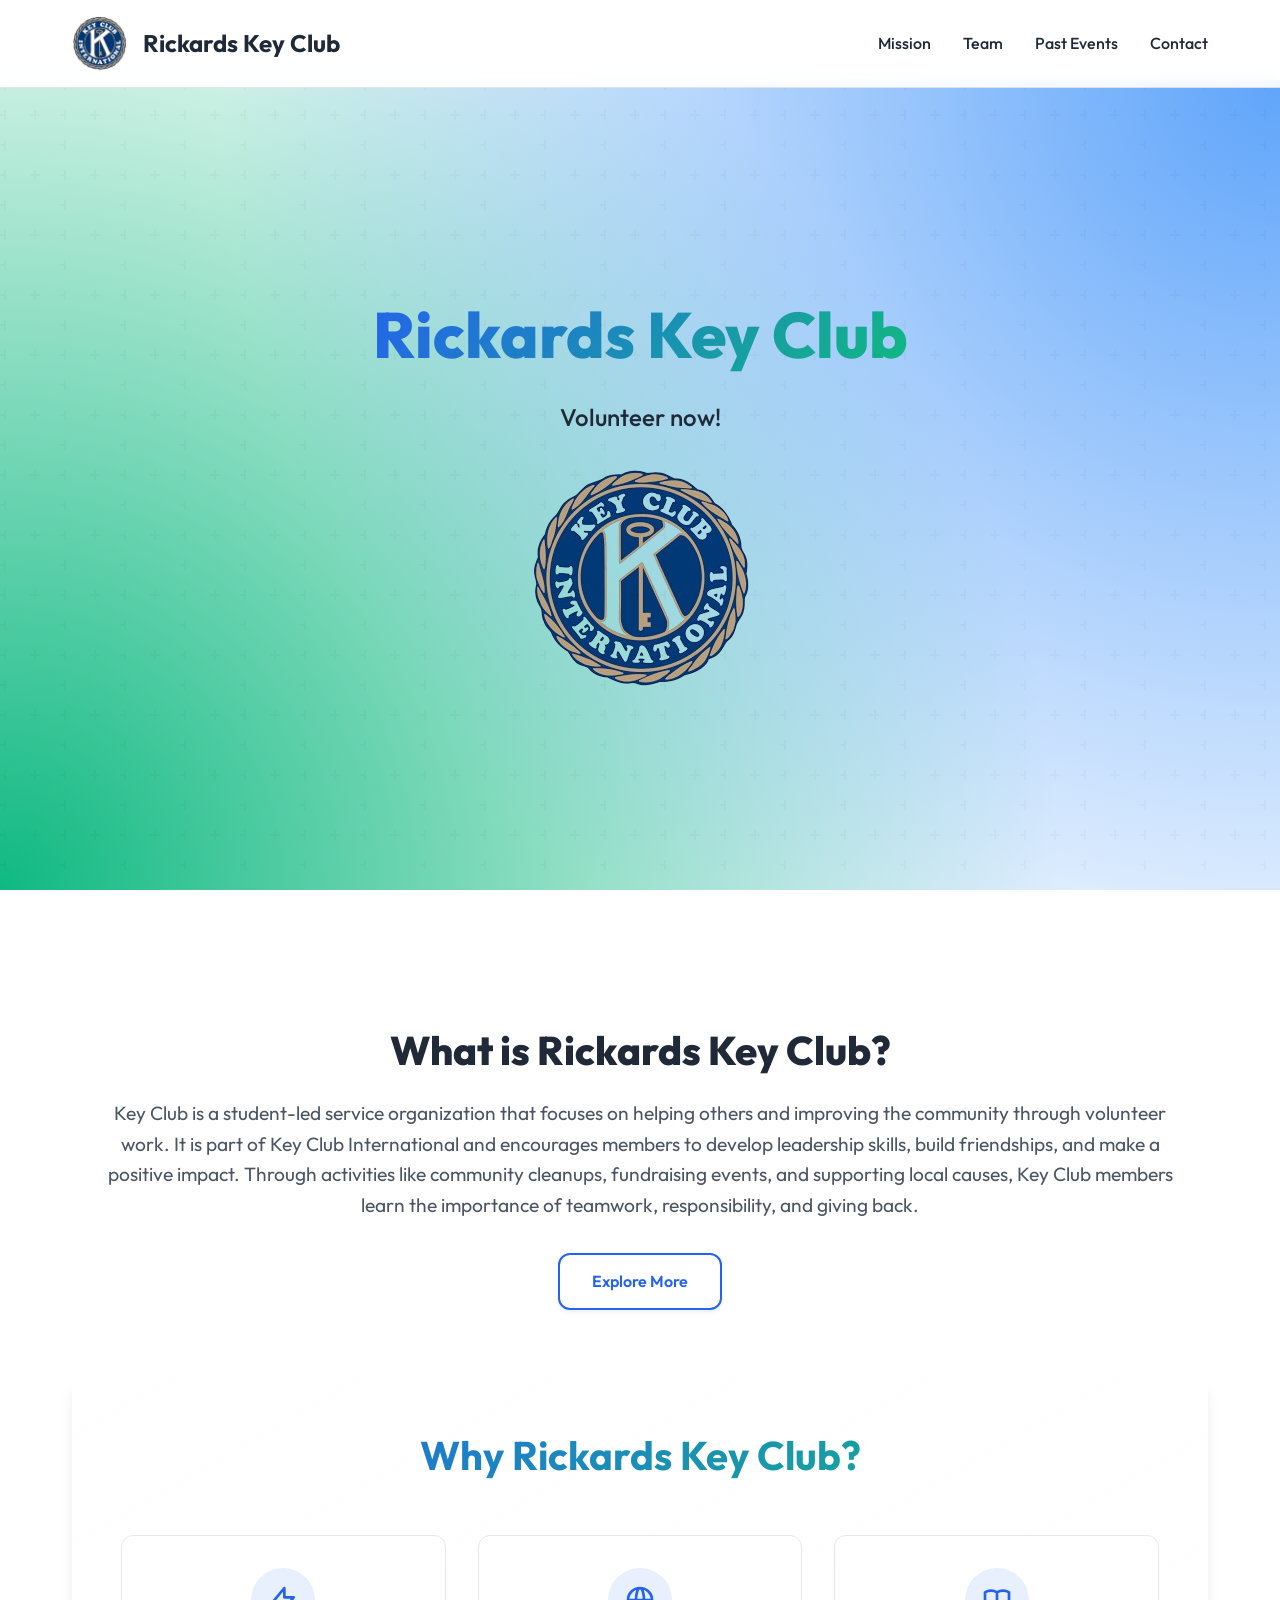
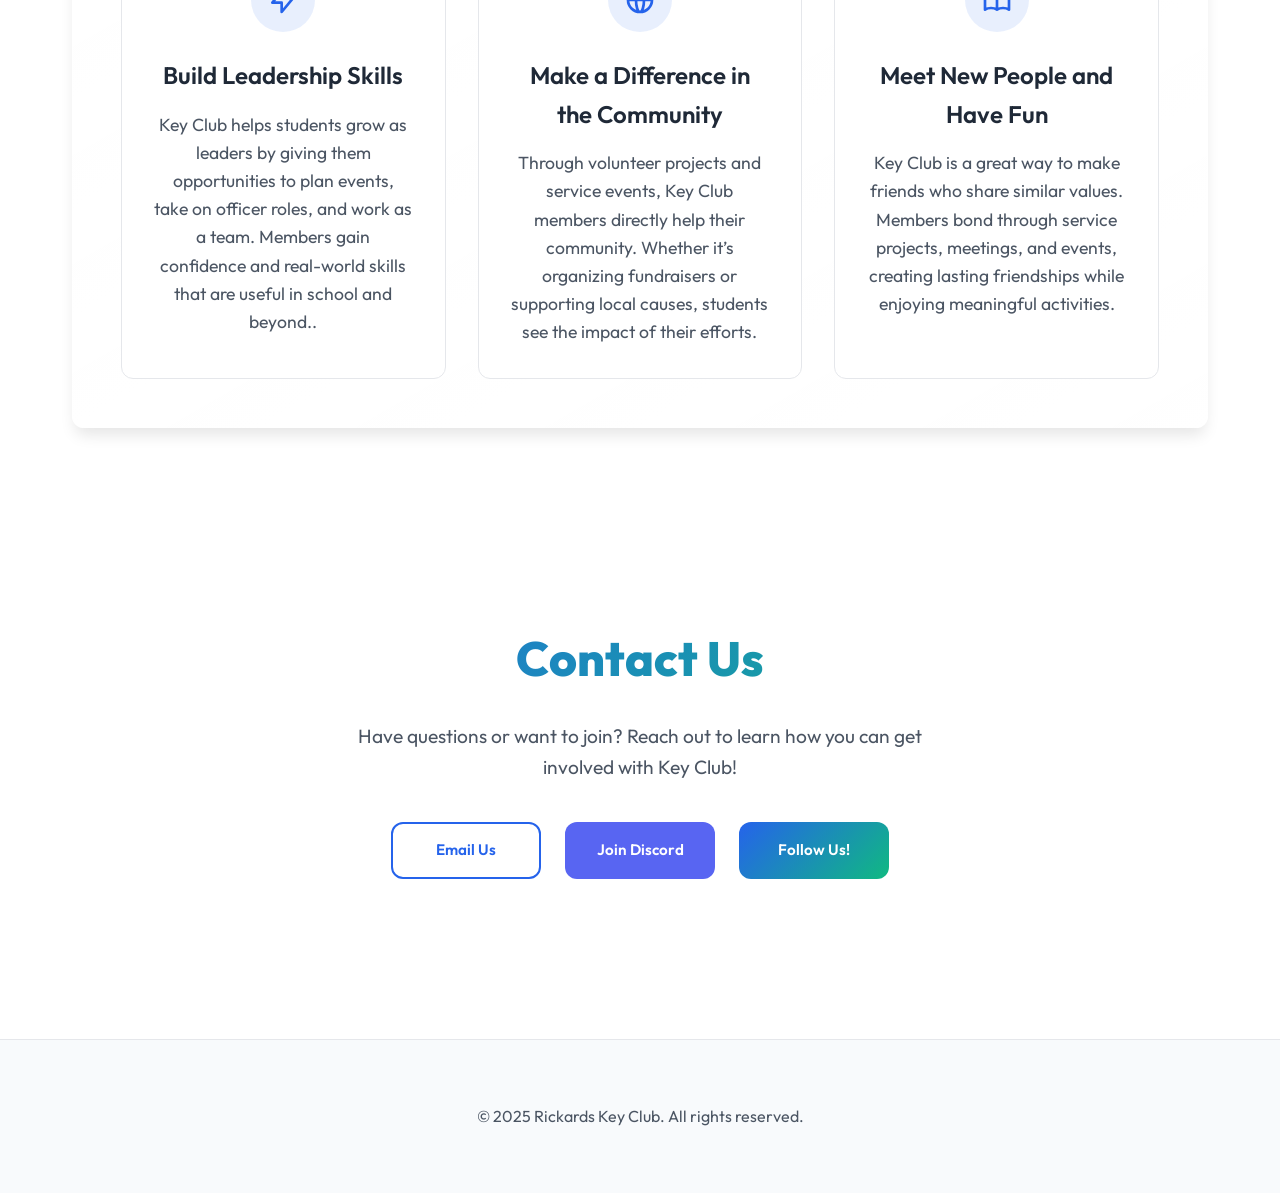
<file: index.html>
<!DOCTYPE html>
<html lang="en">
<head>
    <meta charset="UTF-8">
    <meta name="viewport" content="width=device-width, initial-scale=1.0">
    <title>Rickards Key Club</title>
    <link rel="preconnect" href="https://fonts.googleapis.com">
    <link rel="preconnect" href="https://fonts.gstatic.com" crossorigin>
    <link href="https://fonts.googleapis.com/css2?family=Outfit:wght@300;400;500;600;700;800&display=swap" rel="stylesheet">
    <link rel="stylesheet" href="styles.css">
    <link href="https://unpkg.com/aos@2.3.1/dist/aos.css" rel="stylesheet">
    <link rel="icon" href="icon.png">
    <script src="https://unpkg.com/aos@2.3.1/dist/aos.js"></script>
</head>
<body>
    <nav class="navbar">
        <div class="nav-content">
            <img src = icon.png alt = "small-logo" class = "small-logo">
            <a href="index.html" class="nav-logo">Rickards Key Club</a>
            <div class="nav-links">
                <a href="mission.html">Mission</a>
                <a href="teams.html">Team</a>
                <a href="pastEvents.html">Past Events</a>
                <a href="contact.html">Contact</a>
            </div>
        </div>
    </nav>

    <main>
        <section class="hero">
            <h1>Rickards Key Club</h1>
            <h2>Volunteer now!</h2>
            <img src = icon.png alt = "logo" class = "logo">
        </section>

        <div class="content">
            <section class="explore-section">
                <h2>What is Rickards Key Club?</h2>
                <p>Key Club is a student-led service organization that focuses on helping others and improving the community through volunteer work. It is part of Key Club International and encourages members to develop leadership skills, build friendships, and make a positive impact. Through activities like community cleanups, fundraising events, and supporting local causes, Key Club members learn the importance of teamwork, responsibility, and giving back.</p>
                <a href="mission.html" class="explore-button">Explore More</a>
            </section>

            <section id="why" class="section why-section">
                <h2 class="section-title">Why Rickards Key Club?</h2>
                
                <div class="values-grid">
                    <div class="value-card">
                        <div class="value-icon">
                            <svg xmlns="http://www.w3.org/2000/svg" fill="none" viewBox="0 0 24 24" stroke="currentColor">
                                <path stroke-linecap="round" stroke-linejoin="round" stroke-width="2" d="M13 10V3L4 14h7v7l9-11h-7z" />
                            </svg>
                        </div>
                        <h3>Build Leadership Skills</h3>
                        <p>Key Club helps students grow as leaders by giving them opportunities to plan events, take on officer roles, and work as a team. Members gain confidence and real-world skills that are useful in school and beyond..</p>
                    </div>

                    <div class="value-card">
                        <div class="value-icon">
                            <svg xmlns="http://www.w3.org/2000/svg" fill="none" viewBox="0 0 24 24" stroke="currentColor">
                                <path stroke-linecap="round" stroke-linejoin="round" stroke-width="2" d="M21 12a9 9 0 01-9 9m9-9a9 9 0 00-9-9m9 9H3m9 9a9 9 0 01-9-9m9 9c1.657 0 3-4.03 3-9s-1.343-9-3-9m0 18c-1.657 0-3-4.03-3-9s1.343-9 3-9m-9 9a9 9 0 019-9" />
                            </svg>
                        </div>
                        <h3>Make a Difference in the Community</h3>
                        <p>Through volunteer projects and service events, Key Club members directly help their community. Whether it’s organizing fundraisers or supporting local causes, students see the impact of their efforts.</p>
                    </div>

                    <div class="value-card">
                        <div class="value-icon">
                            <svg xmlns="http://www.w3.org/2000/svg" fill="none" viewBox="0 0 24 24" stroke="currentColor">
                                <path stroke-linecap="round" stroke-linejoin="round" stroke-width="2" d="M12 6.253v13m0-13C10.832 5.477 9.246 5 7.5 5S4.168 5.477 3 6.253v13C4.168 18.477 5.754 18 7.5 18s3.332.477 4.5 1.253m0-13C13.168 5.477 14.754 5 16.5 5c1.747 0 3.332.477 4.5 1.253v13C19.832 18.477 18.247 18 16.5 18c-1.746 0-3.332.477-4.5 1.253" />
                            </svg>
                        </div>
                        <h3>Meet New People and Have Fun</h3>
                        <p>Key Club is a great way to make friends who share similar values. Members bond through service projects, meetings, and events, creating lasting friendships while enjoying meaningful activities.</p>
                    </div>
                </div>
            </section>

            <section id="contact" class="contact-section">
                <h2>Contact Us</h2>
                <p>Have questions or want to join? Reach out to learn how you can get involved with Key Club!</p>
                <div class="contact-buttons">
                    <a href="https://mail.google.com/mail/u/0/?fs=1&to=rickardskeyclub@gmail.com&tf=cm" class="contact-button email">Email Us</a>
                    <a href="https://discord.gg/Vkbtm4wJPm" class="contact-button discord">Join Discord</a>
                    <a href="https://www.instagram.com/rickardskeyclub" class="contact-button team">Follow Us!</a>
                </div>
            </section>
        </div>
    </main>

    <footer>
        <div class="footer-content">
            <p>&copy; 2025 Rickards Key Club. All rights reserved.</p>
        </div>
    </footer>

    <script>
        window.addEventListener('scroll', () => {
            const navbar = document.querySelector('.navbar');
            if (window.scrollY > 50) {
                navbar.classList.add('scrolled');
            } else {
                navbar.classList.remove('scrolled');
            }
        });
    </script>
    <script>
        AOS.init({
            duration: 800,
            once: true,
            offset: 100
        });
    </script>
</body>
</html>
</file>
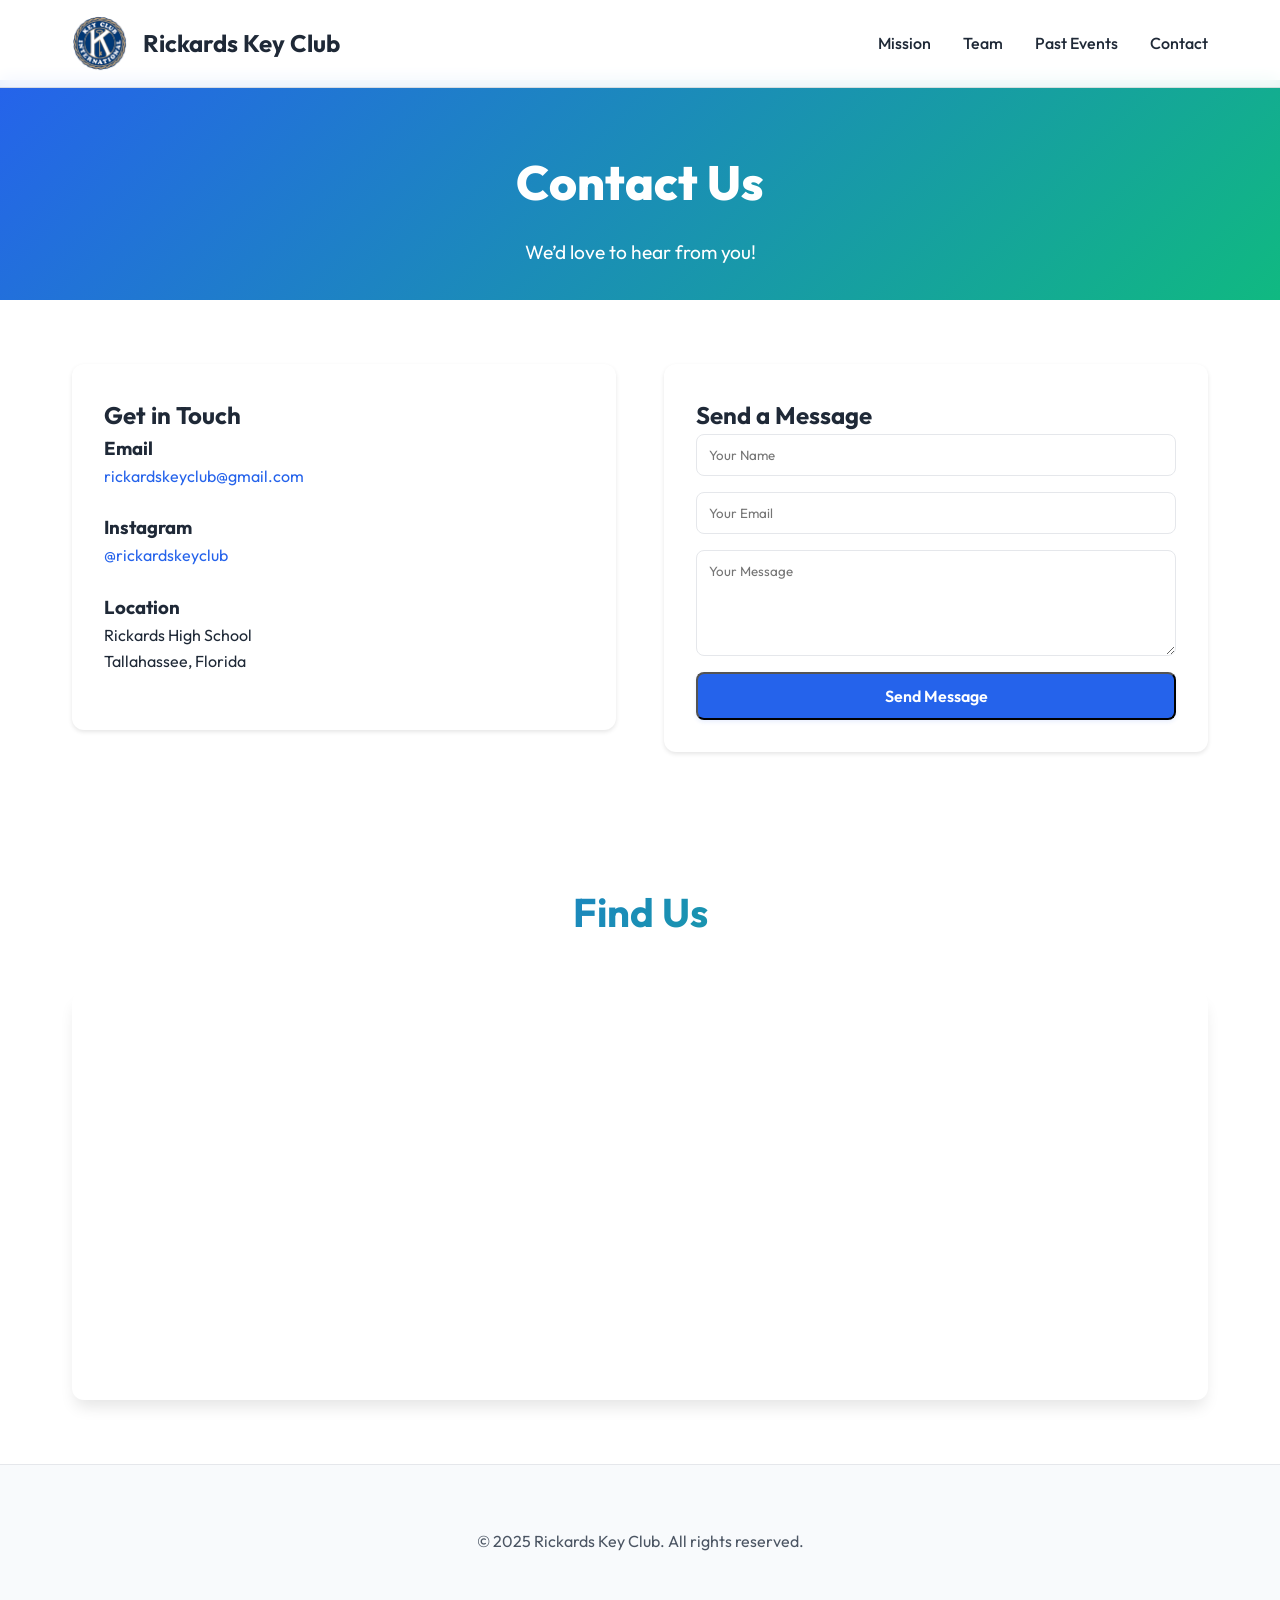
<file: contact.html>
<!DOCTYPE html>
<html lang="en">
<head>
    <meta charset="UTF-8">
    <meta name="viewport" content="width=device-width, initial-scale=1.0">
    <title>Contact - Rickards Key Club</title>
    <link rel="stylesheet" href="styles.css">
    <link href="https://fonts.googleapis.com/css2?family=Outfit:wght@400;500;600;700;800&display=swap" rel="stylesheet">
</head>

<body>

    <nav class="navbar">
        <div class="nav-content">
            <img src="icon.png" alt="small-logo" class="small-logo">
            <a href="index.html" class="nav-logo">Rickards Key Club</a>
            <div class="nav-links">
                <a href="mission.html">Mission</a>
                <a href="teams.html">Team</a>
                <a href="pastEvents.html">Past Events</a>
                <a href="contact.html">Contact</a>
            </div>
        </div>
    </nav>

    <!-- HERO -->
    <section class="contact-hero">
        <h1>Contact Us</h1>
        <p>We’d love to hear from you!</p>
    </section>

    <!-- CONTACT -->
    <section class="contact-container">

        <!-- LEFT -->
        <div class="contact-info">
            <h2>Get in Touch</h2>

            <div class="contact-item">
                <h3>Email</h3>
                <a href="mailto:rickardskeyclub@gmail.com">rickardskeyclub@gmail.com</a>
            </div>

            <div class="contact-item">
                <h3>Instagram</h3>
                <a href="https://instagram.com/rickardskeyclub" target="_blank">@rickardskeyclub</a>
            </div>

            <div class="contact-item">
                <h3>Location</h3>
                <p>Rickards High School<br>Tallahassee, Florida</p>
            </div>
        </div>

        <!-- RIGHT -->
        <div class="contact-form">
            <h2>Send a Message</h2>

            <form>
                <input type="text" placeholder="Your Name" required>
                <input type="email" placeholder="Your Email" required>
                <textarea placeholder="Your Message" rows="5" required></textarea>
                <button type="submit" class="button primary">Send Message</button>
            </form>
        </div>

    </section>

    <!-- MAP -->
    <section class="map-section">
        <h2 class="section-title">Find Us</h2>

        <div class="map-container">
            <iframe 
                src="https://www.google.com/maps?q=Rickards+High+School+Tallahassee&output=embed"
                width="100%" 
                height="400" 
                style="border:0;" 
                allowfullscreen="" 
                loading="lazy">
            </iframe>
        </div>
    </section>
    
    <footer>
        <div class="footer-content">
            <p>&copy; 2025 Rickards Key Club. All rights reserved.</p>
        </div>
    </footer>

    <script>
        window.addEventListener('scroll', () => {
            const navbar = document.querySelector('.navbar');
            if (window.scrollY > 50) {
                navbar.classList.add('scrolled');
            } else {
                navbar.classList.remove('scrolled');
            }
        });
    </script>
    
</body>
</html>
</file>
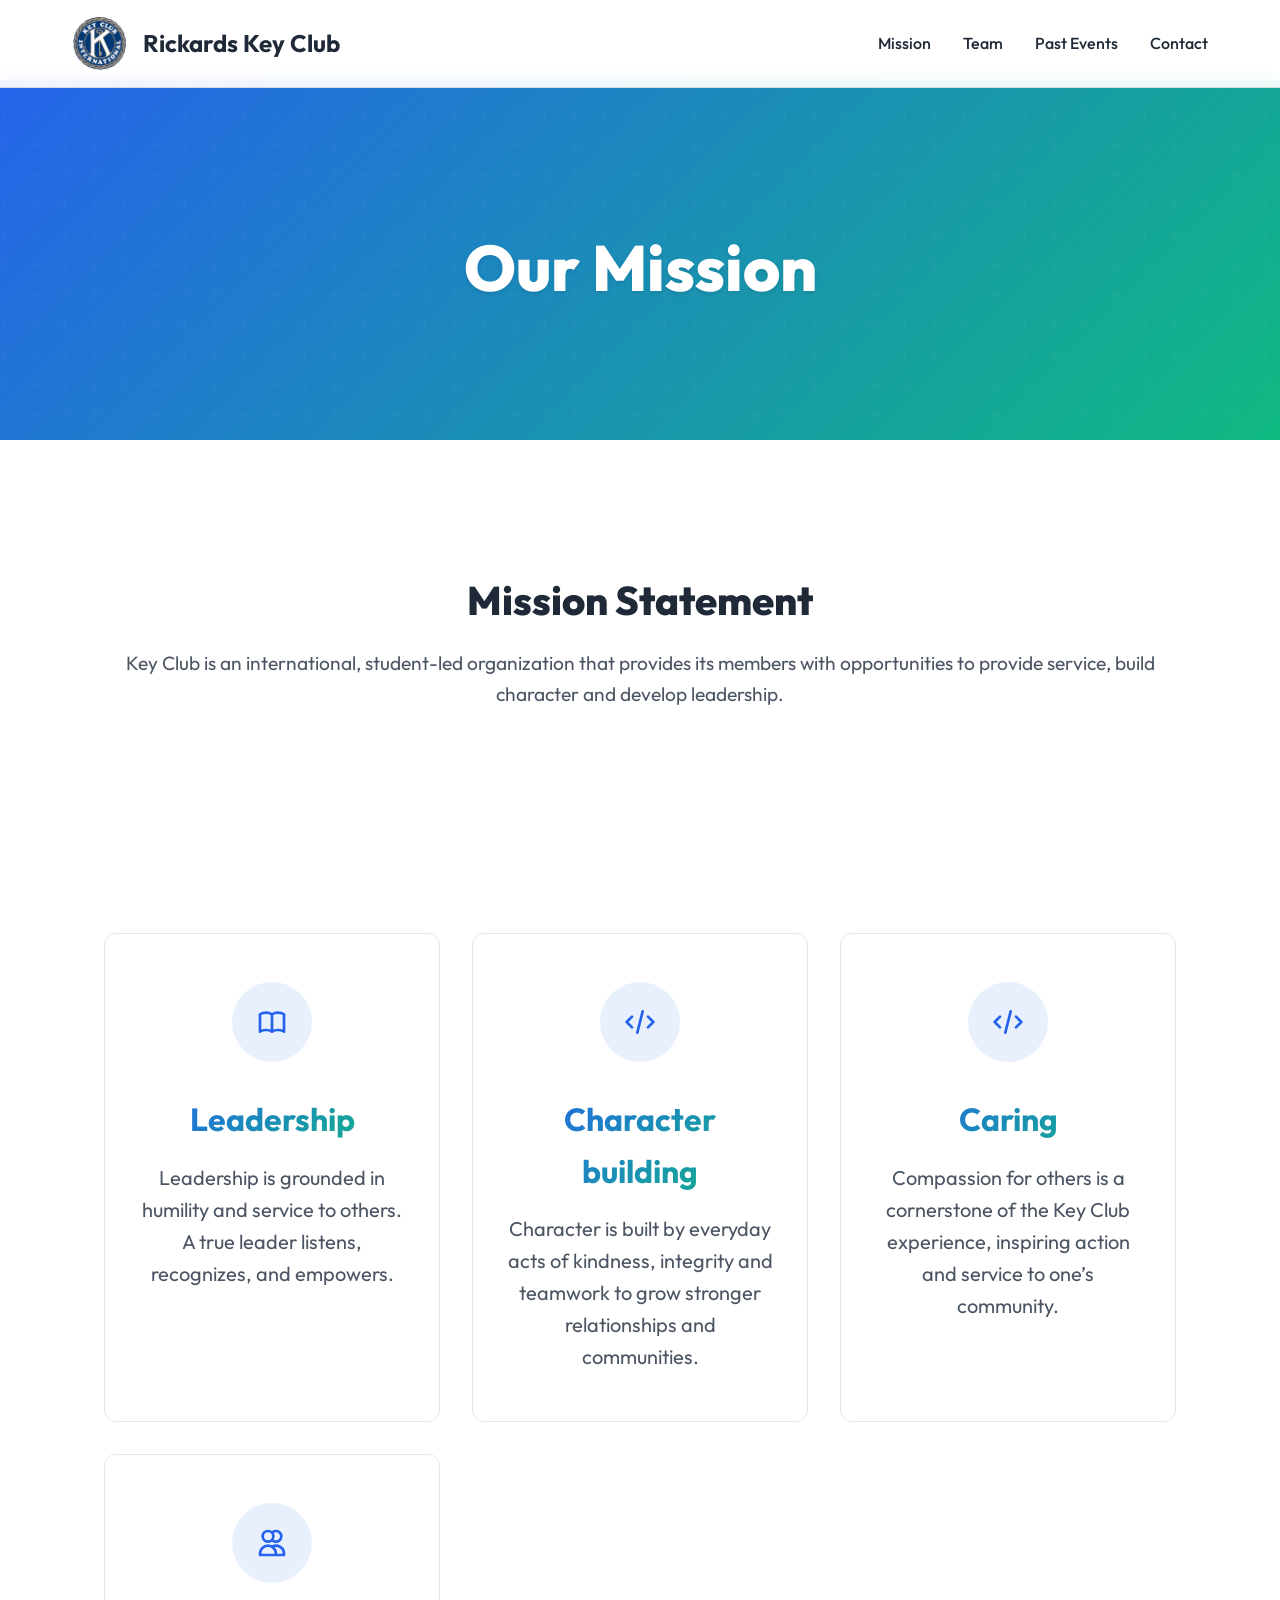
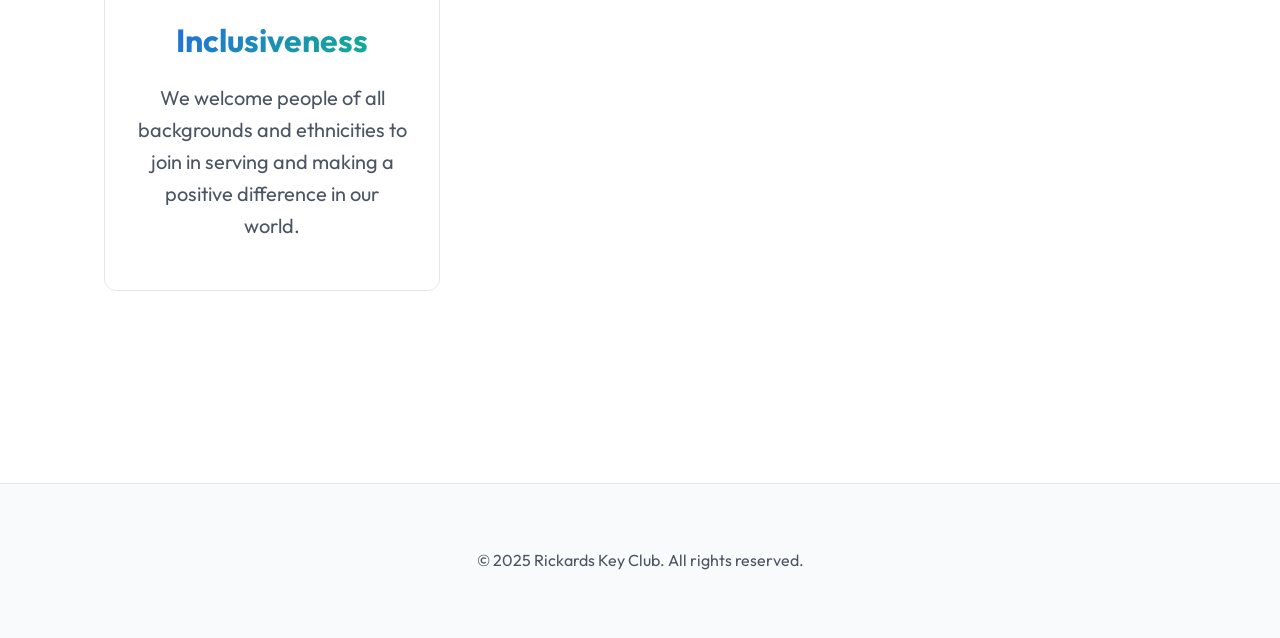
<file: mission.html>
<!DOCTYPE html>
<html lang="en">
<head>
    <meta charset="UTF-8">
    <meta name="viewport" content="width=device-width, initial-scale=1.0">
    <title>Our Mission - Rickards Key Club</title>
    <link rel="preconnect" href="https://fonts.googleapis.com">
    <link rel="preconnect" href="https://fonts.gstatic.com" crossorigin>
    <link href="https://fonts.googleapis.com/css2?family=Outfit:wght@300;400;500;600;700;800&display=swap" rel="stylesheet">
    <link rel="stylesheet" href="styles.css">
</head>
<body>
    <nav class="navbar">
        <div class="nav-content">
            <img src = icon.png alt = "small-logo" class = "small-logo">
            <a href="index.html" class="nav-logo">Rickards Key Club</a>
            <div class="nav-links">
                <a href="mission.html">Mission</a>
                <a href="teams.html">Team</a>
                <a href="pastEvents.html">Past Events</a>
                <a href="contact.html">Contact</a>
            </div>
        </div>
    </nav>

    <main>
        <section class="mission-hero">
            <h1>Our Mission</h1>
        </section>

          <div class="content">
            <section class="explore-section">
                <h2>Mission Statement</h2>
                <p>Key Club is an international, student-led organization that provides its members with opportunities to provide service, build character and develop leadership.</p>
            </section>

        <div class="content">
            <section class="mission-grid">
                <div class="mission-card">
                    <div class="mission-icon">
                        <svg xmlns="http://www.w3.org/2000/svg" fill="none" viewBox="0 0 24 24" stroke="currentColor">
                            <path stroke-linecap="round" stroke-linejoin="round" stroke-width="2" d="M12 6.253v13m0-13C10.832 5.477 9.246 5 7.5 5S4.168 5.477 3 6.253v13C4.168 18.477 5.754 18 7.5 18s3.332.477 4.5 1.253m0-13C13.168 5.477 14.754 5 16.5 5c1.747 0 3.332.477 4.5 1.253v13C19.832 18.477 18.247 18 16.5 18c-1.746 0-3.332.477-4.5 1.253" />
                        </svg>
                    </div>
                    <h2>Leadership</h2>
                    <p>Leadership is grounded in humility and service to others. A true leader listens, recognizes, and empowers.</p>
                </div>

                <div class="mission-card">
                    <div class="mission-icon">
                        <svg xmlns="http://www.w3.org/2000/svg" fill="none" viewBox="0 0 24 24" stroke="currentColor">
                            <path stroke-linecap="round" stroke-linejoin="round" stroke-width="2" d="M10 20l4-16m4 4l4 4-4 4M6 16l-4-4 4-4" />
                        </svg>
                    </div>
                    <h2>Character building</h2>
                    <p>Character is built by everyday acts of kindness, integrity and teamwork to grow stronger relationships and communities.</p>
                </div>

                <div class="mission-card">
                    <div class="mission-icon">
                        <svg xmlns="http://www.w3.org/2000/svg" fill="none" viewBox="0 0 24 24" stroke="currentColor">
                            <path stroke-linecap="round" stroke-linejoin="round" stroke-width="2" d="M10 20l4-16m4 4l4 4-4 4M6 16l-4-4 4-4" />
                        </svg>
                    </div>
                    <h2>Caring</h2>
                    <p>Compassion for others is a cornerstone of the Key Club experience, inspiring action and service to one’s community.</p>
                </div>

                <div class="mission-card">
                    <div class="mission-icon">
                        <svg xmlns="http://www.w3.org/2000/svg" fill="none" viewBox="0 0 24 24" stroke="currentColor">
                            <path stroke-linecap="round" stroke-linejoin="round" stroke-width="2" d="M12 4.354a4 4 0 110 5.292M15 21H3v-1a6 6 0 0112 0v1zm0 0h6v-1a6 6 0 00-9-5.197M13 7a4 4 0 11-8 0 4 4 0 018 0z" />
                        </svg>
                    </div>
                    <h2>Inclusiveness </h2>
                    <p>We welcome people of all backgrounds and ethnicities to join in serving and making a positive difference in our world.</p>
                </div>
            </section>
        </div>
    </main>

    <footer>
        <div class="footer-content">
            <p>&copy; 2025 Rickards Key Club. All rights reserved.</p>
        </div>
    </footer>

    <script>
        window.addEventListener('scroll', () => {
            const navbar = document.querySelector('.navbar');
            if (window.scrollY > 50) {
                navbar.classList.add('scrolled');
            } else {
                navbar.classList.remove('scrolled');
            }
        });
    </script>
</body>
</html>
</file>
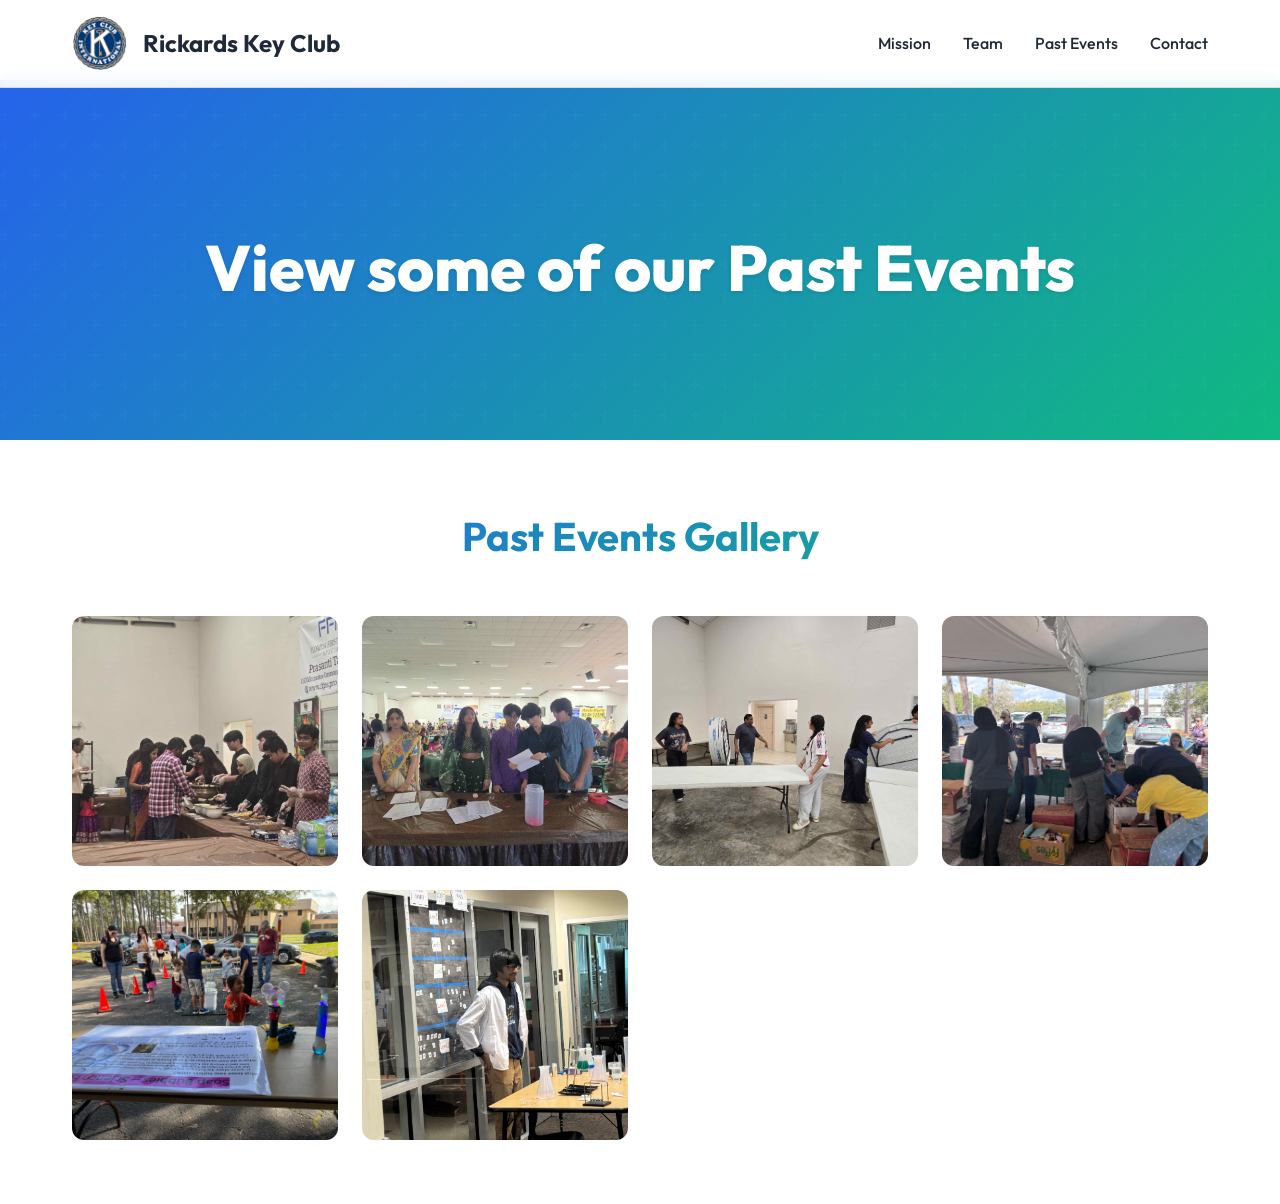
<file: pastEvents.html>
<!DOCTYPE html>
<html lang="en">
<head>
    <meta charset="UTF-8">
    <meta name="viewport" content="width=device-width, initial-scale=1.0">
    <title>Past Events - Rickards Key Club</title>
    <link rel="stylesheet" href="styles.css">
    <link href="https://fonts.googleapis.com/css2?family=Outfit:wght@400;500;600;700;800&display=swap" rel="stylesheet">
</head>
<body>
    <nav class="navbar">
        <div class="nav-content">
            <img src = icon.png alt = "small-logo" class = "small-logo">
            <a href="index.html" class="nav-logo">Rickards Key Club</a>
            <div class="nav-links">
                <a href="mission.html">Mission</a>
                <a href="teams.html">Team</a>
                <a href="pastEvents.html">Past Events</a>
                <a href="contact.html">Contact</a>
            </div>
        </div>
    </nav>

    <section class="team-hero">
        <h1>View some of our Past Events</h1>
        <p></p>
    </section>

    <section class="gallery">
    <h2 class="section-title">Past Events Gallery</h2>

    <div class="gallery-grid">
        <img src="event1.jpg" alt="Event 1">
        <img src="event2.jpg" alt="Event 2">
        <img src="event3.jpg" alt="Event 3">
        <img src="event4.jpg" alt="Event 4">
        <img src="event5.jpg" alt="Event 5">
        <img src="event6.jpg" alt="Event 6">
    </div>
</section>
</file>
<file: styles.css>
:root {
    --primary: #2563eb;
    --primary-dark: #1d4ed8;
    --primary-light: #60a5fa;
    --secondary: #10b981;
    --accent: #f59e0b;
    --text: #1f2937;
    --text-light: #4b5563;
    --background: #ffffff;
    --background-alt: #f8fafc;
    --border: #e5e7eb;
    --shadow-sm: 0 1px 2px 0 rgb(0 0 0 / 0.05);
    --shadow: 0 2px 4px rgba(0, 0, 0, 0.1);
    --shadow-lg: 0 10px 15px -3px rgba(0, 0, 0, 0.1);
    --max-width: 1200px;
    --radius-sm: 0.375rem;
    --radius: 8px;
    --radius-lg: 12px;
}

@keyframes float {
    0% { transform: translateY(0px); }
    50% { transform: translateY(-20px); }
    100% { transform: translateY(0px); }
}

@keyframes gradient {
    0% { background-position: 0% 50%; }
    50% { background-position: 100% 50%; }
    100% { background-position: 0% 50%; }
}

@keyframes shimmer {
    0% { background-position: -1000px 0; }
    100% { background-position: 1000px 0; }
}

* {
    margin: 0;
    padding: 0;
    box-sizing: border-box;
    font-family: 'Outfit', sans-serif;
}

html {
    scroll-behavior: smooth;
    scroll-padding-top: 5rem;
}

body {
    font-family: 'Outfit', sans-serif;
    line-height: 1.6;
    color: var(--text);
    background-color: var(--background);
}

/* Navbar */
.navbar {
    position: fixed;
    top: 0;
    left: 0;
    right: 0;
    z-index: 100;
    background: rgba(255, 255, 255, 0.9);
    backdrop-filter: blur(8px);
    border-bottom: 1px solid rgba(0, 0, 0, 0.1);
}

.nav-content {
    max-width: 1200px;
    margin: 0 auto;
    padding: 1rem 2rem;
    display: flex;
    align-items: center;
}

.small-logo {
    width: 45px;
    height: 45px;
    margin-right: 1rem;
}

.nav-logo {
    color: var(--text);
    text-decoration: none;
    font-weight: 700;
    font-size: 1.5rem;
    margin-right: auto;
}

.nav-links {
    display: flex;
    gap: 2rem;
    margin-left: auto;
}

.nav-links a {
    color: var(--text);
    text-decoration: none;
    font-weight: 500;
    position: relative;
    padding: 0.5rem 0;
}

.nav-links a::after {
    content: '';
    position: absolute;
    bottom: 0;
    left: 0;
    width: 0;
    height: 2px;
    background: var(--primary);
    transition: width 0.3s ease;
}

.nav-links a:hover::after {
    width: 100%;
}

.nav-links a.active {
    color: var(--primary);
}

.nav-links a.active::after {
    width: 100%;
}

@media (max-width: 768px) {
    .nav-content {
        padding: 1rem;
    }

    .nav-links {
        gap: 1rem;
    }
}

/* Hero Section */
.hero {
    min-height: 90vh;
    display: flex;
    flex-direction: column;
    justify-content: center;
    align-items: center;
    text-align: center;
    position: relative;
    padding: 4rem 2rem;
    background: radial-gradient(circle at top right, var(--primary-light) 0%, transparent 70%),
                radial-gradient(circle at bottom left, var(--secondary) 0%, transparent 70%);
    background-size: 100% 100%;
    overflow: hidden;
}

.hero::before {
    content: '';
    position: absolute;
    top: 0;
    left: 0;
    right: 0;
    bottom: 0;
    background: url("data:image/svg+xml,%3Csvg width='60' height='60' viewBox='0 0 60 60' xmlns='http://www.w3.org/2000/svg'%3E%3Cg fill='none' fill-rule='evenodd'%3E%3Cg fill='%23000000' fill-opacity='0.05'%3E%3Cpath d='M36 34v-4h-2v4h-4v2h4v4h2v-4h4v-2H6zM6 34v-4H4v4H0v2h4v4h2V6h4V4H6zM6 4V0H4v4H0v2h4v4h2V6h4V4H6z'/%3E%3C/g%3E%3C/g%3E%3C/svg%3E");
    opacity: 0.5;
}

.logo{
    padding: 30px;
    animation: float 3s ease-in-out infinite;
}

.small-logo{
    width: 55px;
    height: 55px;
    padding: 0px;
}

.hero h1 {
    font-size: 4rem;
    font-weight: 800;
    line-height: 1.2;
    margin-bottom: 1.5rem;
    margin-top: 3rem;
    background: linear-gradient(135deg, var(--primary) 0%, var(--secondary) 100%);
    background-clip:text;
    -webkit-background-clip: text;
    -webkit-text-fill-color: transparent;
    animation: gradient 8s ease infinite;
}

.hero h2 {
    font-size: 1.5rem;
    font-weight: 500;
    color: var(--text);
    max-width: 600px;
    margin: 0 auto;
}

/* Content */
.content {
    max-width: var(--max-width);
    margin: 0 auto;
    padding: 4rem 2rem;
}

/* Sections */
.section {
    margin-bottom: 6rem;
    padding: 3rem;
    background: var(--background);
    border-radius: var(--radius-lg);
    box-shadow: var(--shadow-lg);
    border: 1px solid var(--border);
    transition: transform 0.3s ease, box-shadow 0.3s ease;
}

.section:hover {
    transform: translateY(-5px);
    box-shadow: var(--shadow-lg), 0 20px 25px -5px rgb(0 0 0 / 0.1);
}

.intro {
    font-size: 1.25rem;
    margin-bottom: 2rem;
    color: var(--text);
    line-height: 1.8;
}

/* Specialties List */
.specialties {
    list-style-type: none;
    margin: 2rem 0;
}

.specialties li {
    position: relative;
    padding: 1.5rem 2rem 1.5rem 3rem;
    margin-bottom: 1rem;
    background: var(--background-alt);
    border-radius: var(--radius);
    transition: all 0.3s ease;
    border: 1px solid transparent;
}

.specialties li:hover {
    transform: translateX(10px);
    background: rgba(37, 99, 235, 0.05);
    border-color: var(--primary-light);
}

.specialties li::before {
    content: "→";
    position: absolute;
    left: 1.5rem;
    color: var(--primary);
    transition: transform 0.3s ease;
}

.specialties li:hover::before {
    transform: translateX(5px);
}

/* Service Cards */
.service-cards {
    display: grid;
    grid-template-columns: repeat(auto-fit, minmax(300px, 1fr));
    gap: 2rem;
    margin-top: 2rem;
}

.service-card {
    background: var(--background);
    border: 1px solid var(--border);
    border-radius: var(--radius-lg);
    padding: 2rem;
    transition: all 0.3s ease;
    position: relative;
    overflow: hidden;
}

.service-card::before {
    content: '';
    position: absolute;
    top: 0;
    left: 0;
    width: 100%;
    height: 4px;
    background: linear-gradient(90deg, var(--primary), var(--secondary));
    transform: scaleX(0);
    transform-origin: left;
    transition: transform 0.3s ease;
}

.service-card:hover::before {
    transform: scaleX(1);
}

.service-card:hover {
    transform: translateY(-10px);
    box-shadow: var(--shadow-lg);
    border-color: var(--primary-light);
}

.card-icon {
    margin-bottom: 1.5rem;
}

.icon-circle {
    width: 48px;
    height: 48px;
    border-radius: 50%;
    background: rgba(37, 99, 235, 0.1);
    display: flex;
    align-items: center;
    justify-content: center;
    transition: all 0.3s ease;
}

.service-card:hover .icon-circle {
    background: var(--primary);
}

.icon-circle svg {
    width: 24px;
    height: 24px;
    color: var(--primary);
    transition: all 0.3s ease;
}

.service-card:hover .icon-circle svg {
    color: white;
}

.service-card h3 {
    font-size: 1.25rem;
    font-weight: 600;
    margin-bottom: 1rem;
    color: var(--text);
}

.service-card p {
    color: var(--text-light);
    line-height: 1.6;
}

/* Contact Section */
.contact {
    text-align: center;
    padding: 6rem 2rem;
    background: linear-gradient(135deg, var(--primary) 0%, var(--secondary) 100%);
    border-radius: var(--radius-lg);
    color: white;
    position: relative;
    overflow: hidden;
}

.contact::before {
    content: '';
    position: absolute;
    top: 0;
    left: 0;
    right: 0;
    bottom: 0;
    background: linear-gradient(90deg, rgba(255,255,255,0) 0%, rgba(255,255,255,0.1) 50%, rgba(255,255,255,0) 100%);
    animation: shimmer 2s infinite;
    background-size: 200% 100%;
}

.contact p {
    font-size: 1.5rem;
    margin-bottom: 2rem;
    position: relative;
}

.email-link {
    display: inline-block;
    color: var(--primary);
    font-size: 1.25rem;
    text-decoration: none;
    padding: 1rem 2.5rem;
    border-radius: var(--radius);
    background: white;
    transition: all 0.3s ease;
    position: relative;
    overflow: hidden;
    box-shadow: var(--shadow);
}

.email-link:hover {
    transform: translateY(-2px);
    box-shadow: var(--shadow-lg);
}

/* Footer */
footer {
    background: var(--background-alt);
    padding: 4rem 2rem;
    text-align: center;
    color: var(--text-light);
    border-top: 1px solid var(--border);
}

.footer-content {
    max-width: var(--max-width);
    margin: 0 auto;
}

/* Responsive Design */
@media (max-width: 768px) {
    .hero h1 {
        font-size: 3rem;
    }

    .nav-content {
        padding: 0 1rem;
    }

    .section {
        padding: 2rem;
    }

    .specialties li {
        padding: 1rem 1rem 1rem 2.5rem;
    }

    .service-cards {
        grid-template-columns: 1fr;
    }
}

@media (max-width: 480px) {
    .hero h1 {
        font-size: 2.5rem;
    }

    .nav-links {
        gap: 1rem;
    }

    .nav-link {
        padding: 0.5rem;
    }

    .section {
        padding: 1.5rem;
    }

    .specialties li {
        padding: 1rem 1rem 1rem 2rem;
    }
}

.button {
    display: inline-block;
    padding: 0.75rem 1.5rem;
    border-radius: 0.5rem;
    font-weight: 600;
    text-decoration: none;
    transition: all 0.2s ease;
    font-size: 1rem;
}

.button.primary {
    background: var(--primary);
    color: white;
    box-shadow: 0 2px 4px rgba(37, 99, 235, 0.1);
    transition: all 0.3s ease;
}

.button.primary:hover {
    background: var(--primary-dark);
    transform: translateY(-2px);
    box-shadow: 0 4px 6px rgba(37, 99, 235, 0.2);
    color:white;
}

.button.secondary {
    background: var(--secondary);
    color: white;
    box-shadow: 0 2px 4px rgba(16, 185, 129, 0.1);
}

.button.secondary:hover {
    background: var(--secondary-dark);
    transform: translateY(-2px);
    box-shadow: 0 4px 6px rgba(16, 185, 129, 0.2);
}

.section-title {
    font-size: 2.5rem;
    font-weight: 700;
    text-align: center;
    margin-bottom: 3rem;
    background: linear-gradient(135deg, var(--primary) 0%, var(--secondary) 100%);
    background-clip:text;
    -webkit-background-clip: text;
    -webkit-text-fill-color: transparent;
}

.values-grid {
    display: grid;
    grid-template-columns: repeat(auto-fit, minmax(300px, 1fr));
    gap: 2rem;
    margin-top: 2rem;
}

.value-card {
    background: var(--background);
    border: 1px solid var(--border);
    border-radius: var(--radius-lg);
    padding: 2rem;
    transition: all 0.3s ease;
    text-align: center;
}

.value-card:hover {
    transform: translateY(-10px);
    box-shadow: var(--shadow-lg);
    border-color: var(--primary-light);
}

.value-icon {
    width: 64px;
    height: 64px;
    margin: 0 auto 1.5rem;
    padding: 1rem;
    border-radius: 50%;
    background: rgba(37, 99, 235, 0.1);
    display: flex;
    align-items: center;
    justify-content: center;
    transition: all 0.3s ease;
}

.value-card:hover .value-icon {
    background: var(--primary);
}

.value-icon svg {
    width: 32px;
    height: 32px;
    color: var(--primary);
    transition: all 0.3s ease;
}

.value-card:hover .value-icon svg {
    color: white;
}

.value-card h3 {
    font-size: 1.5rem;
    font-weight: 600;
    margin-bottom: 1rem;
    color: var(--text);
}

.value-card p {
    color: var(--text-light);
    line-height: 1.6;
    font-size: 1.1rem;
}

.why-section {
    background: linear-gradient(to bottom right, rgba(255, 255, 255, 0.9), rgba(255, 255, 255, 0.95));
    backdrop-filter: blur(10px);
    border: 1px solid rgba(255, 255, 255, 0.2);
}

.mission-hero {
    min-height: 40vh;
    display: flex;
    justify-content: center;
    align-items: center;
    text-align: center;
    background: linear-gradient(135deg, var(--primary) 0%, var(--secondary) 100%);
    padding: 6rem 2rem 4rem;
    position: relative;
    overflow: hidden;
}

.mission-hero::before {
    content: '';
    position: absolute;
    top: 0;
    left: 0;
    right: 0;
    bottom: 0;
    background: url("data:image/svg+xml,%3Csvg width='60' height='60' viewBox='0 0 60 60' xmlns='http://www.w3.org/2000/svg'%3E%3Cg fill='none' fill-rule='evenodd'%3E%3Cg fill='%23FFFFFF' fill-opacity='0.1'%3E%3Cpath d='M36 34v-4h-2v4h-4v2h4v4h2v-4h4v-2h-4zm0-30V0h-2v4h-4v2h4v4h2V6h4V4h-4zM6 34v-4H4v4H0v2h4v4h2V6h4V4H6zM6 4V0H4v4H0v2h4v4h2V6h4V4H6z'/%3E%3C/g%3E%3C/g%3E%3C/svg%3E");
    opacity: 0.2;
}

.mission-hero h1 {
    font-size: 4rem;
    font-weight: 800;
    color: white;
    text-shadow: 0 2px 4px rgba(0, 0, 0, 0.1);
    margin-bottom: 1rem;
    position: relative;
}

.mission-grid {
    display: grid;
    grid-template-columns: repeat(auto-fit, minmax(300px, 1fr));
    gap: 2rem;
    padding: 4rem 0;
}

.mission-card {
    background: var(--background);
    border: 1px solid var(--border);
    border-radius: var(--radius-lg);
    padding: 3rem 2rem;
    text-align: center;
    transition: all 0.3s ease;
}

.mission-card:hover {
    transform: translateY(-10px);
    box-shadow: var(--shadow-lg);
    border-color: var(--primary-light);
}

.mission-icon {
    width: 80px;
    height: 80px;
    margin: 0 auto 2rem;
    padding: 1.5rem;
    border-radius: 50%;
    background: rgba(37, 99, 235, 0.1);
    display: flex;
    align-items: center;
    justify-content: center;
    transition: all 0.3s ease;
}

.mission-card:hover .mission-icon {
    background: var(--primary);
}

.mission-icon svg {
    width: 40px;
    height: 40px;
    color: var(--primary);
    transition: all 0.3s ease;
}

.mission-card:hover .mission-icon svg {
    color: white;
}

.mission-card h2 {
    font-size: 2rem;
    font-weight: 700;
    margin-bottom: 1rem;
    background: linear-gradient(135deg, var(--primary) 0%, var(--secondary) 100%);
    background-clip:text;
    -webkit-background-clip: text;
    -webkit-text-fill-color: transparent;
}

.mission-card p {
    color: var(--text-light);
    font-size: 1.25rem;
    line-height: 1.6;
}

@media (max-width: 768px) {
    .mission-hero h1 {
        font-size: 3rem;
    }

    .mission-card {
        padding: 2rem;
    }

    .mission-card h2 {
        font-size: 1.75rem;
    }
}

@media (max-width: 480px) {
    .mission-hero h1 {
        font-size: 2.5rem;
    }

    .mission-card h2 {
        font-size: 1.5rem;
    }
}

.explore-section {
    text-align: center;
    padding: 4rem 2rem;
    position: relative;
    z-index: 2;
}

.explore-section h2 {
    font-size: 2.5rem;
    font-weight: 800;
    color: var(--text);
    margin-bottom: 1rem;
}

.explore-section p {
    font-size: 1.2rem;
    color: var(--text-light);
    margin-bottom: 2rem;
}

.explore-button {
    display: inline-block;
    padding: 0.875rem 2rem;
    font-size: 1rem;
    font-weight: 600;
    color: var(--primary);
    background: white;
    border: 2px solid var(--primary);
    border-radius: 0.75rem;
    text-decoration: none;
    transition: all 0.2s ease;
    box-shadow: 0 2px 4px rgba(37, 99, 235, 0.1);
}

.explore-button:hover {
    background: var(--primary);
    color: white;
    transform: translateY(-2px);
    box-shadow: 0 4px 6px rgba(37, 99, 235, 0.2);
}

@media (max-width: 768px) {
    .explore-section h2 {
        font-size: 2rem;
    }

    .explore-section p {
        font-size: 1.1rem;
    }
}

.contact-section {
    text-align: center;
    padding: 6rem 2rem;
    background: linear-gradient(135deg, rgba(255, 255, 255, 0.95), rgba(255, 255, 255, 0.98));
}

.contact-section h2 {
    font-size: 3rem;
    font-weight: 800;
    background: linear-gradient(135deg, var(--primary) 0%, var(--secondary) 100%);
    background-clip: text;
    -webkit-background-clip: text;
    -webkit-text-fill-color: transparent;
    margin-bottom: 1.5rem;
}

.contact-section p {
    font-size: 1.2rem;
    color: var(--text-light);
    max-width: 600px;
    margin: 0 auto;
    line-height: 1.6;
}

.contact-buttons {
    display: flex;
    gap: 1.5rem;
    justify-content: center;
    margin-top: 2.5rem;
    flex-wrap: wrap;
}

.contact-button {
    display: flex;
    align-items: center;
    justify-content: center;
    padding: 0.875rem 1.5rem;
    min-width: 150px;
    border-radius: 0.75rem;
    font-weight: 600;
    font-size: 0.95rem;
    text-decoration: none;
    transition: all 0.2s ease;
}

.contact-button.email {
    border: 2px solid var(--primary);
    color: var(--primary);
    background: transparent;
}

.contact-button.email:hover {
    background: var(--primary);
    color: white;
    transform: translateY(-2px);
}

.contact-button.discord {
    background: #5865F2;
    color: white;
    border: none;
}

.contact-button.discord:hover {
    background: #4752c4;
    transform: translateY(-2px);
}

.contact-button.team {
    background: linear-gradient(135deg, var(--primary) 0%, var(--secondary) 100%);
    color: white;
    border: none;
}

.contact-button.team:hover {
    opacity: 0.9;
    transform: translateY(-2px);
}

@media (max-width: 768px) {
    .contact-buttons {
        flex-direction: column;
        align-items: stretch;
        gap: 1rem;
        padding: 0 2rem;
    }

    .contact-button {
        width: 100%;
        min-width: unset;
        padding: 0.875rem 1.5rem;
    }
}

.team-section {
    padding: 4rem 0;
}

.team-grid {
    display: grid;
    grid-template-columns: repeat(auto-fit, minmax(280px, 1fr));
    gap: 2rem;
    margin-top: 2rem;
}

.team-card {
    background: white;
    border-radius: 1rem;
    padding: 2rem;
    text-align: center;
    box-shadow: 0 4px 6px rgba(0, 0, 0, 0.05);
    transition: transform 0.2s ease-in-out, box-shadow 0.2s ease-in-out;
}

.team-card:hover {
    transform: translateY(-4px);
    box-shadow: 0 10px 15px -3px rgba(0, 0, 0, 0.1);
}

.team-image {
    width: 120px;
    height: 120px;
    border-radius: 50%;
    margin: 0 auto 1.5rem;
    overflow: hidden;
    background: var(--primary);
}

.team-image img {
    width: 100%;
    height: 100%;
    object-fit: cover;
}

.team-card h3 {
    color: var(--text);
    font-size: 1.5rem;
    font-weight: 700;
    margin-bottom: 0.5rem;
}

.team-card .role {
    color: var(--text-light);
    font-size: 1rem;
    margin-bottom: 1rem;
}

.team-card .bio {
    color: var(--text-light);
    font-size: 0.875rem;
    line-height: 1.5;
    margin-bottom: 1.5rem;
}

.social-links {
    display: flex;
    gap: 1rem;
    justify-content: center;
    margin-top: 1rem;
}

.social-link {
    display: flex;
    align-items: center;
    justify-content: center;
    width: 40px;
    height: 40px;
    border-radius: 50%;
    background: rgba(37, 99, 235, 0.1);
    color: var(--primary);
    transition: all 0.2s ease;
}

.social-link:hover {
    background: var(--primary);
    color: white;
    transform: translateY(-2px);
}

.social-link svg {
    width: 20px;
    height: 20px;
}

.team-member {
    background: white;
    border-radius: 1rem;
    padding: 2rem;
    text-align: center;
    box-shadow: 0 4px 6px rgba(0, 0, 0, 0.05);
    transition: transform 0.2s ease, box-shadow 0.2s ease;
}

.team-member:hover {
    transform: translateY(-5px);
    box-shadow: 0 8px 12px rgba(0, 0, 0, 0.1);
}

.team-member h3 {
    font-size: 1.5rem;
    font-weight: 700;
    color: var(--text);
    margin: 1rem 0 0.5rem;
}

.team-member .role {
    color: var(--primary);
    font-weight: 600;
    margin-bottom: 1rem;
}

.team-member .bio {
    color: var(--text-light);
    font-size: 0.95rem;
    line-height: 1.6;
    margin-bottom: 1.5rem;
    max-width: 32ch;
    margin-left: auto;
    margin-right: auto;
}

.join-team {
    text-align: center;
    padding: 6rem 2rem;
    background: linear-gradient(135deg, var(--primary) 0%, var(--secondary) 100%);
    color: white;
    border-radius: 1rem;
    margin: 4rem 0;
}

.join-team h2 {
    font-size: 2.5rem;
    font-weight: 800;
    margin-bottom: 1rem;
}

.join-team p {
    font-size: 1.125rem;
    margin-bottom: 2rem;
    opacity: 0.9;
}

.join-team .button {
    background: white;
    color: var(--primary);
    border: none;
    padding: 1rem 2rem;
    font-size: 1.125rem;
    font-weight: 600;
    border-radius: 0.5rem;
    transition: transform 0.2s ease-in-out, box-shadow 0.2s ease-in-out;
}

.join-team .button:hover {
    transform: translateY(-2px);
    box-shadow: 0 4px 6px rgba(0, 0, 0, 0.1), 0 2px 4px rgba(0, 0, 0, 0.06);
}

@media (max-width: 768px) {
    .team-grid {
        grid-template-columns: repeat(auto-fit, minmax(240px, 1fr));
    }

    .join-team {
        padding: 4rem 1.5rem;
    }

    .join-team h2 {
        font-size: 2rem;
    }
}

.team-hero {
    min-height: 40vh;
    display: flex;
    flex-direction: column;
    justify-content: center;
    align-items: center;
    text-align: center;
    background: linear-gradient(135deg, var(--primary) 0%, var(--secondary) 100%);
    padding: 6rem 2rem 4rem;
    position: relative;
    overflow: hidden;
}

.team-hero::before {
    content: '';
    position: absolute;
    top: 0;
    left: 0;
    right: 0;
    bottom: 0;
    background: url("data:image/svg+xml,%3Csvg width='60' height='60' viewBox='0 0 60 60' xmlns='http://www.w3.org/2000/svg'%3E%3Cg fill='none' fill-rule='evenodd'%3E%3Cg fill='%23FFFFFF' fill-opacity='0.1'%3E%3Cpath d='M36 34v-4h-2v4h-4v2h4v4h2v-4h4v-2h-4zm0-30V0h-2v4h-4v2h4v4h2V6h4V4h-4zM6 34v-4H4v4H0v2h4v4h2V6h4V4H6zM6 4V0H4v4H0v2h4v4h2V6h4V4H6z'/%3E%3C/g%3E%3C/g%3E%3C/svg%3E");
    opacity: 0.2;
}

.team-hero h1 {
    font-size: 4rem;
    font-weight: 800;
    color: white;
    text-shadow: 0 2px 4px rgba(0, 0, 0, 0.1);
    margin-bottom: 1rem;
    position: relative;
}

.team-hero p {
    font-size: 1.5rem;
    color: rgba(255, 255, 255, 0.9);
    position: relative;
}

.placeholder-image {
    background: rgba(37, 99, 235, 0.1);
    display: flex;
    align-items: center;
    justify-content: center;
}

.placeholder-image img {
    width: 64px !important;
    height: 64px !important;
    opacity: 0.5;
}

@media (max-width: 768px) {
    .team-hero h1 {
        font-size: 3rem;
    }

    .team-hero p {
        font-size: 1.25rem;
    }
}

.cofounders-grid {
    max-width: 800px;
    margin: 3rem auto 0;
}

.team-grid {
    max-width: var(--max-width);
    margin: 3rem auto 0;
    padding: 0 1rem;
}

.team-card {
    background: var(--background);
    border-radius: var(--radius-lg);
    padding: 2rem;
    text-align: center;
    transition: all 0.3s ease;
    border: 1px solid var(--border);
}

.team-card:hover {
    transform: translateY(-10px);
    box-shadow: var(--shadow-lg);
    border-color: var(--primary-light);
}

.team-image {
    width: 160px;
    height: 160px;
    margin: 0 auto 1.5rem;
    border-radius: 50%;
    overflow: hidden;
    border: 3px solid var(--primary);
    padding: 3px;
}

.team-image img {
    width: 100%;
    height: 100%;
    object-fit: cover;
    border-radius: 50%;
    transition: all 0.3s ease;
}

.team-card:hover .team-image img {
    transform: scale(1.1);
}

.team-card h3 {
    font-size: 1.5rem;
    font-weight: 700;
    margin-bottom: 0.5rem;
    color: var(--text);
}

.team-card .role {
    color: var(--primary);
    font-weight: 600;
    margin-bottom: 1rem;
    font-size: 1.1rem;
}

.team-card .bio {
    color: var(--text-light);
    margin-bottom: 1.5rem;
    line-height: 1.6;
}

.social-links {
    display: flex;
    gap: 1rem;
    justify-content: center;
    margin-top: 1.5rem;
}

.social-link {
    display: flex;
    align-items: center;
    justify-content: center;
    width: 40px;
    height: 40px;
    border-radius: 50%;
    background: rgba(37, 99, 235, 0.1);
    color: var(--primary);
    transition: all 0.2s ease;
}

.social-link:hover {
    background: var(--primary);
    color: white;
    transform: translateY(-2px);
}

.social-link svg {
    width: 20px;
    height: 20px;
}

.team-member {
    background: white;
    border-radius: 1rem;
    padding: 2rem;
    text-align: center;
    box-shadow: 0 4px 6px rgba(0, 0, 0, 0.05);
    transition: transform 0.2s ease, box-shadow 0.2s ease;
}

.team-member:hover {
    transform: translateY(-5px);
    box-shadow: 0 8px 12px rgba(0, 0, 0, 0.1);
}

.team-member h3 {
    font-size: 1.5rem;
    font-weight: 700;
    color: var(--text);
    margin: 1rem 0 0.5rem;
}

.team-member .role {
    color: var(--primary);
    font-weight: 600;
    margin-bottom: 1rem;
}

.team-member .bio {
    color: var(--text-light);
    font-size: 0.95rem;
    line-height: 1.6;
    margin-bottom: 1.5rem;
    max-width: 32ch;
    margin-left: auto;
    margin-right: auto;
}

/* Custom Scrollbar */
::-webkit-scrollbar {
    width: 12px;
}

::-webkit-scrollbar-track {
    background: #f1f5f9;
    border-radius: 6px;
}

::-webkit-scrollbar-thumb {
    background: var(--primary);
    border-radius: 6px;
    border: 3px solid #f1f5f9;
}

::-webkit-scrollbar-thumb:hover {
    background: #1d4ed8;
}

.gallery {
    padding: 4rem 2rem;
    max-width: var(--max-width);
    margin: 0 auto;
    text-align: center;
}

.gallery-grid {
    display: grid;
    grid-template-columns: repeat(auto-fit, minmax(250px, 1fr));
    gap: 1.5rem;
    margin-top: 2rem;
}

.gallery-grid img {
    width: 100%;
    height: 250px;
    object-fit: cover;
    border-radius: var(--radius-lg);
    transition: transform 0.3s ease, box-shadow 0.3s ease;
    cursor: pointer;
}

.gallery-grid img:hover {
    transform: scale(1.05);
    box-shadow: var(--shadow-lg);
}

/* FIX NAVBAR OVERLAP */
body {
    padding-top: 80px;
}

/* HERO */
.contact-hero {
    text-align: center;
    padding: 4rem 2rem 2rem;
    background: linear-gradient(135deg, var(--primary), var(--secondary));
    color: white;
}

.contact-hero h1 {
    font-size: 3rem;
    font-weight: 800;
}

.contact-hero p {
    margin-top: 1rem;
    font-size: 1.2rem;
}

/* LAYOUT */
.contact-container {
    display: grid;
    grid-template-columns: 1fr 1fr;
    gap: 3rem;
    max-width: var(--max-width);
    margin: 4rem auto;
    padding: 0 2rem;
    align-items: start;
}

/* CARDS */
.contact-info,
.contact-form {
    background: white;
    padding: 2rem;
    border-radius: var(--radius-lg);
    box-shadow: var(--shadow);
}

/* INFO */
.contact-item {
    margin-bottom: 1.5rem;
}

.contact-item a {
    color: var(--primary);
    text-decoration: none;
}

.contact-item a:hover {
    text-decoration: underline;
}

/* FORM FIX (IMPORTANT) */
.contact-form form {
    display: flex;
    flex-direction: column;
    gap: 1rem;
}

.contact-form input,
.contact-form textarea {
    width: 100%;
    padding: 0.75rem;
    border-radius: var(--radius);
    border: 1px solid var(--border);
}

/* MAP */
.map-section {
    max-width: var(--max-width);
    margin: 0 auto;
    padding: 4rem 2rem;
}

.map-container {
    margin-top: 2rem;
    border-radius: var(--radius-lg);
    overflow: hidden;
    box-shadow: var(--shadow-lg);
}

/* MOBILE */
@media (max-width: 768px) {
    .contact-container {
        grid-template-columns: 1fr;
    }
}
</file>
